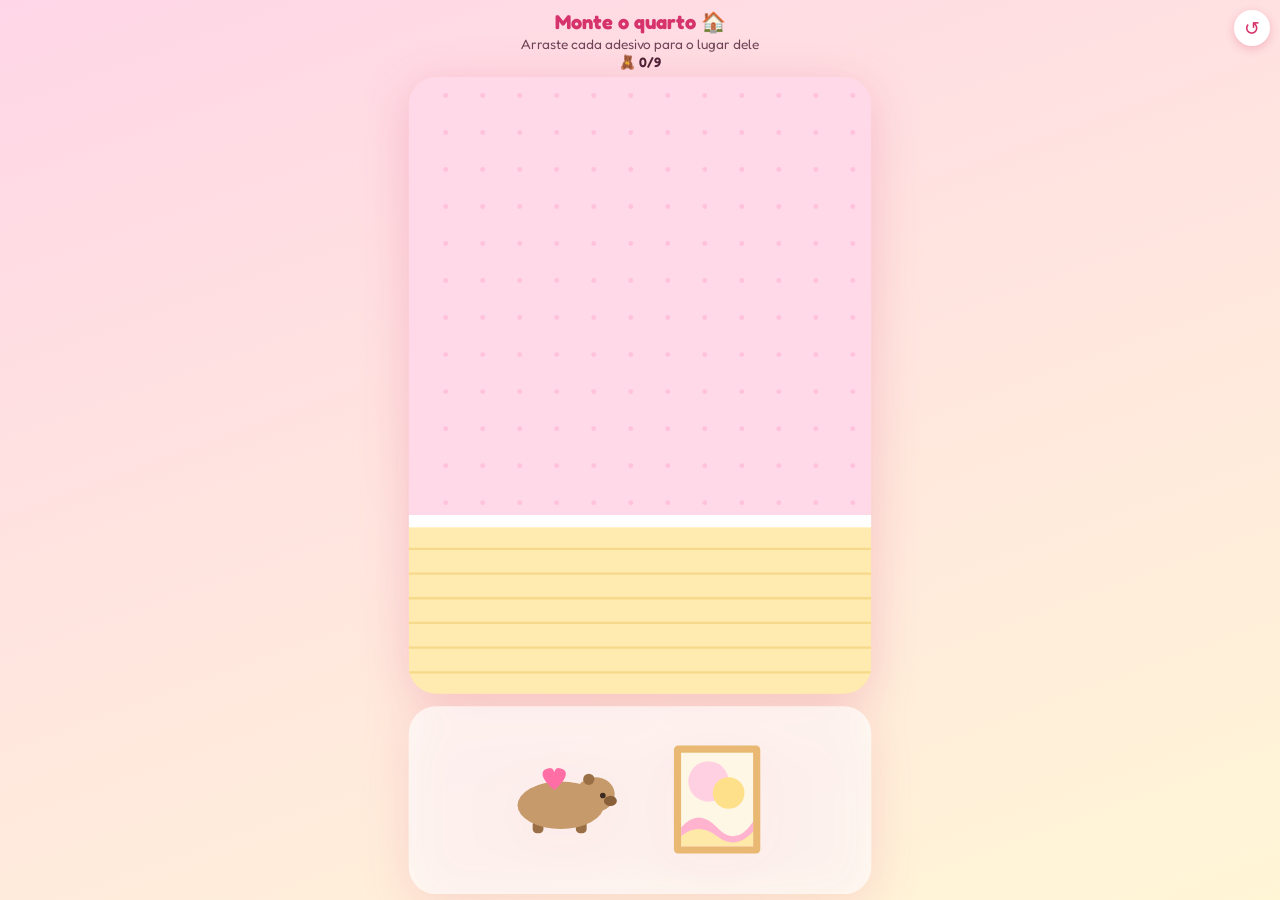
<file: index.html>
<!doctype html>
<html lang="pt-BR">
<head>
  <meta charset="utf-8" />
  <meta name="viewport" content="width=device-width, initial-scale=1, maximum-scale=1, user-scalable=no" />
  <meta name="theme-color" content="#ffd6e7" />
  <title>O quarto 🏠</title>
  <link rel="preconnect" href="https://fonts.googleapis.com" />
  <link href="https://fonts.googleapis.com/css2?family=Fredoka:wght@400;600;700&display=swap" rel="stylesheet" />
  <link rel="stylesheet" href="quarto.css?v=8" />
</head>
<body>
  <main id="app">
    <header>
      <h1 id="titulo"></h1>
      <p id="dica"></p>
      <p id="contador"></p>
    </header>

    <svg id="cena" viewBox="0 0 300 530" preserveAspectRatio="xMidYMid meet" aria-label="Quarto para decorar"></svg>

    <div id="fim" class="escondido">
      <div class="card">
        <div class="emoji">🏠💖</div>
        <h2 id="fim-titulo"></h2>
        <p id="fim-texto"></p>
        <button id="btn-comecar"></button>
      </div>
    </div>

    <div id="fase" class="escondido">
      <div class="card">
        <div class="emoji">🎮</div>
        <h2 id="fase-titulo"></h2>
        <p id="fase-texto"></p>
        <button id="btn-fase"></button>
        <button id="btn-depois" class="sec"></button>
      </div>
    </div>

    <button id="btn-reiniciar" aria-label="Recomeçar">↺</button>
    <div id="toast" class="escondido"></div>
  </main>

  <script src="quarto.js?v=8"></script>
</body>
</html>
</file>
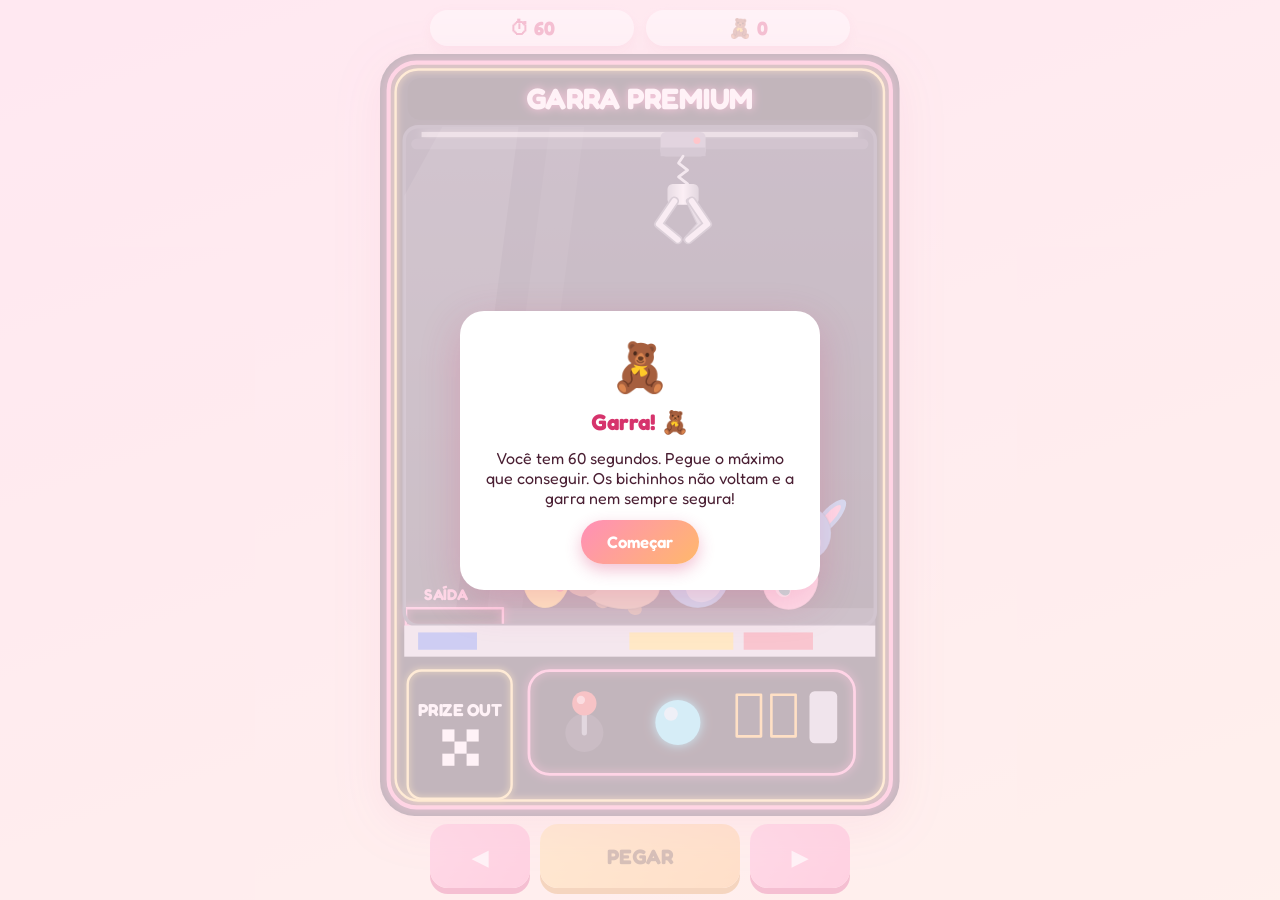
<file: garra.html>
<!doctype html>
<html lang="pt-BR">
<head>
  <meta charset="utf-8" />
  <meta name="viewport" content="width=device-width, initial-scale=1, maximum-scale=1, user-scalable=no" />
  <meta name="theme-color" content="#ffd6e7" />
  <title>Garra 🧸</title>
  <link rel="preconnect" href="https://fonts.googleapis.com" />
  <link href="https://fonts.googleapis.com/css2?family=Fredoka:wght@400;600;700&display=swap" rel="stylesheet" />
  <link rel="stylesheet" href="garra.css?v=6" />
</head>
<body>
  <main id="app">
    <header>
      <a id="btn-sair" class="escondido" href="index.html?pausa" aria-label="Voltar ao quarto">←</a>
      <span id="tempo">⏱ 60</span>
      <span id="pontos">🧸 0</span>
    </header>

    <div id="palco"><canvas id="tela"></canvas></div>

    <div id="controles">
      <button class="ctl" id="btn-esq" aria-label="Esquerda">◀</button>
      <button class="ctl pegar" id="btn-pegar">PEGAR</button>
      <button class="ctl" id="btn-dir" aria-label="Direita">▶</button>
    </div>

    <div id="overlay">
      <div class="card">
        <div class="emoji" id="ov-emoji">🧸</div>
        <h2 id="ov-titulo"></h2>
        <p id="ov-texto"></p>
        <button id="btn-comecar"></button>
      </div>
    </div>
  </main>

  <script src="garra.js?v=6"></script>
</body>
</html>
</file>
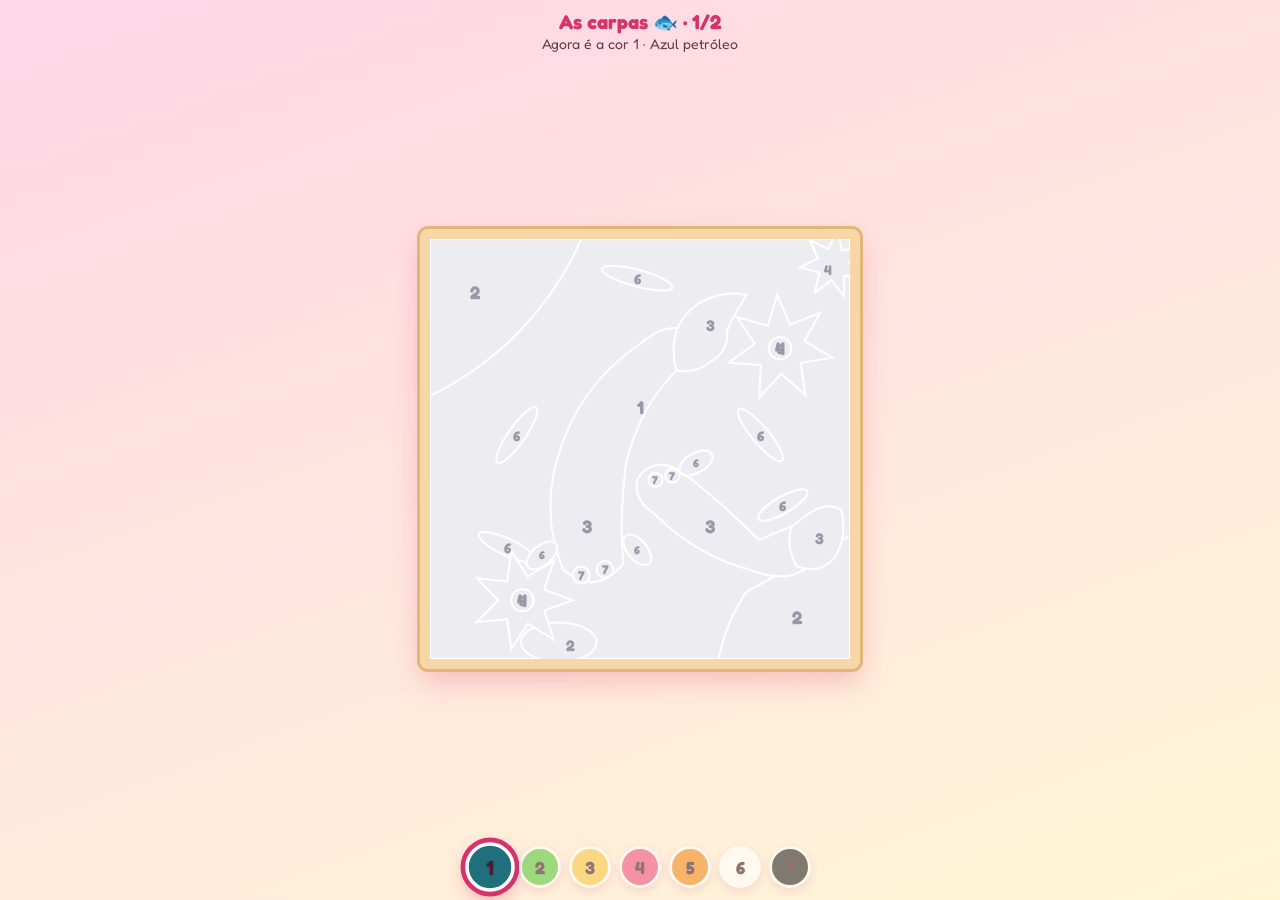
<file: quadro.html>
<!doctype html>
<html lang="pt-BR">
<head>
  <meta charset="utf-8" />
  <meta name="viewport" content="width=device-width, initial-scale=1, maximum-scale=1, user-scalable=no" />
  <meta name="theme-color" content="#ffd6e7" />
  <title>O quadro 🎨</title>
  <link rel="preconnect" href="https://fonts.googleapis.com" />
  <link href="https://fonts.googleapis.com/css2?family=Fredoka:wght@400;600;700&display=swap" rel="stylesheet" />
  <link rel="stylesheet" href="quadro.css?v=5" />
</head>
<body>
  <main id="app">
    <a id="btn-sair" class="escondido" href="index.html?pausa" aria-label="Voltar ao quarto">←</a>
    <header>
      <h1 id="titulo"></h1>
      <p id="dica"></p>
    </header>

    <div id="moldura">
      <svg id="tela" viewBox="0 0 300 300" preserveAspectRatio="xMidYMid meet" aria-label="Quadro para pintar"></svg>
    </div>

    <div id="paleta" aria-label="Cores"></div>

    <div id="fim" class="escondido">
      <div class="card">
        <div class="emoji">🖼️💖</div>
        <h2 id="fim-titulo"></h2>
        <p id="fim-texto"></p>
        <button id="btn-fim"></button>
      </div>
    </div>

    <div id="toast" class="escondido"></div>
  </main>

  <script src="quadro.js?v=5"></script>
</body>
</html>
</file>
<file: quarto.css>
:root {
  --rosa: #ff8fb8;
  --rosa-escuro: #d6336c;
  --amarelo: #ffe9a8;
  --fundo-1: #ffd6e7;
  --fundo-2: #fff6d6;
  --texto: #4a1f33;
}

* { box-sizing: border-box; margin: 0; padding: 0; }

html, body {
  height: 100%;
  font-family: "Fredoka", system-ui, sans-serif;
  color: var(--texto);
  background: linear-gradient(160deg, var(--fundo-1), var(--fundo-2));
  overflow: hidden;
  -webkit-tap-highlight-color: transparent;
  user-select: none;
  -webkit-user-select: none;
  -webkit-touch-callout: none;
  touch-action: none;
}

#app {
  position: fixed; inset: 0;
  display: flex; flex-direction: column; align-items: center;
  padding: 10px 10px 6px;
}

header { text-align: center; line-height: 1.2; flex: none; }
header h1 { font-size: 1.25rem; color: var(--rosa-escuro); }
#dica { font-size: .85rem; opacity: .8; margin-top: 2px; }
#contador { font-size: .85rem; font-weight: 600; margin-top: 2px; }

#cena {
  flex: 1; min-height: 0;
  width: 100%; max-width: 480px;
  margin-top: 6px;
  filter: drop-shadow(0 10px 24px rgba(214, 51, 108, .22));
}

.revela { transform-box: fill-box; transform-origin: center; animation: revela 1s ease both; }
@keyframes revela {
  0% { transform: scale(.4) rotate(-10deg); opacity: 0; }
  55% { transform: scale(1.2) rotate(3deg); opacity: 1; }
  100% { transform: scale(1) rotate(0); }
}

.item { cursor: grab; }
.item.arrastando { cursor: grabbing; }
.item.travado { cursor: default; }

.alvo-dica { animation: piscar 1s ease-in-out infinite; }
@keyframes piscar { 50% { opacity: .25; } }

#btn-reiniciar {
  position: absolute; top: 10px; right: 10px;
  width: 36px; height: 36px; border-radius: 50%;
  border: none; background: #fff; color: var(--rosa-escuro);
  font-size: 1.2rem; box-shadow: 0 3px 10px rgba(214, 51, 108, .25);
}

.escondido { display: none !important; }

#fim, #fase {
  position: absolute; inset: 0;
  display: flex; align-items: center; justify-content: center;
  background: rgba(255, 238, 245, .72);
  padding: 16px;
  animation: aparecer .5s ease;
}
@keyframes aparecer { from { opacity: 0; } }

.card {
  background: #fff; border-radius: 24px; padding: 26px 22px;
  max-width: 360px; width: 100%; text-align: center;
  box-shadow: 0 12px 40px rgba(214, 51, 108, .22);
  display: flex; flex-direction: column; gap: 12px; align-items: center;
}
.card .emoji { font-size: 3rem; }
.card h2 { color: var(--rosa-escuro); font-size: 1.4rem; }
.card button {
  font: inherit; font-weight: 600; font-size: 1.05rem;
  border: none; border-radius: 999px; padding: 12px 26px;
  color: #fff; background: linear-gradient(135deg, #ff8fb8, #ffb86b);
  box-shadow: 0 6px 16px rgba(214, 51, 108, .3);
}

.card button.sec { background: #fff; color: var(--rosa-escuro); border: 2px solid #ffc2d9; box-shadow: none; }

#toast {
  position: absolute; bottom: 14px; left: 50%; transform: translateX(-50%);
  background: #fff; padding: 8px 16px; border-radius: 999px;
  font-size: .9rem; box-shadow: 0 4px 14px rgba(214, 51, 108, .25);
}
</file>
<file: garra.css>
:root { --rosa-escuro: #d6336c; --texto: #4a1f33; }

* { box-sizing: border-box; margin: 0; padding: 0; }

html, body {
  height: 100%;
  font-family: "Fredoka", system-ui, sans-serif;
  color: var(--texto);
  background: linear-gradient(160deg, #ffd6e7, #fff6d6);
  overflow: hidden;
  -webkit-tap-highlight-color: transparent;
  user-select: none; -webkit-user-select: none; -webkit-touch-callout: none;
  touch-action: none;
}

#app { position: fixed; inset: 0; display: flex; flex-direction: column; align-items: center; padding: 10px 10px 12px; gap: 8px; }

header { display: flex; gap: 12px; width: 100%; max-width: 420px; flex: none; }
header span {
  flex: 1; text-align: center; font-weight: 700; font-size: 1.2rem;
  background: #fff; border-radius: 999px; padding: 6px 0; color: var(--rosa-escuro);
  box-shadow: 0 4px 12px rgba(214, 51, 108, .2);
}
header span.urgente { background: #ff6f91; color: #fff; }

#palco { flex: 1; min-height: 0; width: 100%; display: flex; align-items: center; justify-content: center; }
#tela { display: block; filter: drop-shadow(0 10px 24px rgba(214, 51, 108, .25)); touch-action: none; }

#controles { display: flex; gap: 10px; width: 100%; max-width: 420px; flex: none; }
.ctl {
  font: inherit; font-weight: 700; font-size: 1.4rem;
  border: none; border-radius: 18px; height: 64px; flex: 1;
  color: #fff; background: linear-gradient(135deg, #ff9fc2, #ff7aa8);
  box-shadow: 0 6px 0 #d6336c; touch-action: none;
}
.ctl.pegar { flex: 2; background: linear-gradient(135deg, #ffd96b, #ffb347); box-shadow: 0 6px 0 #d98a1f; color: #5a3200; font-size: 1.3rem; }
.ctl.apertado { transform: translateY(4px); box-shadow: 0 2px 0 rgba(0, 0, 0, .25); }

#overlay {
  position: absolute; inset: 0; display: flex; align-items: center; justify-content: center;
  background: rgba(255, 238, 245, .75); padding: 16px;
}
#overlay.escondido { display: none; }
.escondido { display: none !important; }
#btn-sair {
  position: relative; z-index: 10; flex: none; width: 44px; display: flex; align-items: center; justify-content: center;
  background: #fff; border-radius: 999px; color: var(--rosa-escuro); font-weight: 700; font-size: 1.3rem; text-decoration: none;
  box-shadow: 0 4px 12px rgba(214, 51, 108, .2);
}
.card {
  background: #fff; border-radius: 24px; padding: 26px 22px; max-width: 360px; width: 100%;
  text-align: center; box-shadow: 0 12px 40px rgba(214, 51, 108, .22);
  display: flex; flex-direction: column; gap: 12px; align-items: center;
}
.card .emoji { font-size: 3rem; }
.card h2 { color: var(--rosa-escuro); font-size: 1.4rem; }
.card button {
  font: inherit; font-weight: 600; font-size: 1.05rem; border: none; border-radius: 999px; padding: 12px 26px;
  color: #fff; background: linear-gradient(135deg, #ff8fb8, #ffb86b); box-shadow: 0 6px 16px rgba(214, 51, 108, .3);
}
</file>
<file: quadro.css>
:root {
  --rosa-escuro: #d6336c;
  --texto: #4a1f33;
}

* { box-sizing: border-box; margin: 0; padding: 0; }

html, body {
  height: 100%;
  font-family: "Fredoka", system-ui, sans-serif;
  color: var(--texto);
  background: linear-gradient(160deg, #ffd6e7, #fff6d6);
  overflow: hidden;
  -webkit-tap-highlight-color: transparent;
  user-select: none; -webkit-user-select: none; -webkit-touch-callout: none;
  touch-action: manipulation;
}

#app {
  position: fixed; inset: 0;
  display: flex; flex-direction: column; align-items: center; gap: 8px;
  padding: 10px 12px 12px;
}

header { text-align: center; line-height: 1.2; flex: none; }
header h1 { font-size: 1.25rem; color: var(--rosa-escuro); }
#dica { font-size: .88rem; opacity: .85; margin-top: 2px; min-height: 1.1em; }

/* moldura do quadro */
#moldura {
  flex: 1; min-height: 0; width: 100%; max-width: 440px;
  display: flex; align-items: center; justify-content: center;
}
#tela {
  display: block; aspect-ratio: 1; height: auto;
  width: min(100%, calc(100dvh - 240px));
  background: #fff;
  border: 10px solid #f7d7a8; border-radius: 8px;
  box-shadow: 0 0 0 3px #e2b676, 0 12px 28px rgba(214, 51, 108, .25), inset 0 0 0 2px rgba(0, 0, 0, .08);
}
#tela.pronto { animation: brilho 1.2s ease-in-out 2; }
@keyframes brilho { 50% { box-shadow: 0 0 0 3px #e2b676, 0 0 38px 8px rgba(255, 217, 107, .9); } }

.forma { fill: #ececf1; stroke: #fff; stroke-width: 1.5; cursor: pointer; transition: fill .35s ease; }
.forma.pintada { cursor: default; stroke: rgba(255, 255, 255, .55); }
.forma.balanca { animation: tremer .35s; }
@keyframes tremer { 25%, 75% { opacity: .35; } }
.forma.dica { animation: piscar .8s ease-in-out 4; }
@keyframes balanca { 25% { transform: translateX(-2px); } 75% { transform: translateX(2px); } }
@keyframes piscar { 50% { fill: #ffd96b; } }
.num { font: 700 13px Fredoka, sans-serif; fill: #9a98a8; text-anchor: middle; dominant-baseline: central; pointer-events: none; }
.num.sumiu { opacity: 0; }

/* paleta */
#paleta { flex: none; display: flex; gap: 8px; justify-content: center; flex-wrap: wrap; width: 100%; max-width: 440px; }
.cor {
  position: relative; width: 42px; height: 42px; border-radius: 50%;
  border: 3px solid #fff; font: 700 1.1rem Fredoka, sans-serif; color: #4a1f33;
  box-shadow: 0 3px 8px rgba(214, 51, 108, .25); display: flex; align-items: center; justify-content: center;
  transition: transform .2s;
}
.cor.agora { transform: scale(1.18); box-shadow: 0 0 0 4px #d6336c, 0 6px 14px rgba(214, 51, 108, .4); }
.cor.espera { opacity: .6; }
.cor.feita::after {
  content: "✓"; position: absolute; right: -4px; top: -6px; width: 20px; height: 20px; border-radius: 50%;
  background: #1fa463; color: #fff; font-size: .8rem; display: flex; align-items: center; justify-content: center;
}
.cor.balanca { animation: balanca .35s; }

.escondido { display: none !important; }

#btn-sair {
  position: absolute; top: 10px; left: 10px; z-index: 5;
  width: 40px; height: 40px; border-radius: 50%; background: #fff; color: var(--rosa-escuro);
  display: flex; align-items: center; justify-content: center; font-weight: 700; font-size: 1.3rem; text-decoration: none;
  box-shadow: 0 3px 10px rgba(214, 51, 108, .25);
}

#fim {
  position: absolute; inset: 0; display: flex; align-items: center; justify-content: center;
  background: rgba(255, 238, 245, .78); padding: 16px; animation: aparecer .5s ease;
}
@keyframes aparecer { from { opacity: 0; } }
.card {
  background: #fff; border-radius: 24px; padding: 26px 22px; max-width: 360px; width: 100%; text-align: center;
  box-shadow: 0 12px 40px rgba(214, 51, 108, .22);
  display: flex; flex-direction: column; gap: 12px; align-items: center;
}
.card .emoji { font-size: 3rem; }
.card h2 { color: var(--rosa-escuro); font-size: 1.4rem; }
.card button {
  font: inherit; font-weight: 600; font-size: 1.05rem; border: none; border-radius: 999px; padding: 12px 26px;
  color: #fff; background: linear-gradient(135deg, #ff8fb8, #ffb86b); box-shadow: 0 6px 16px rgba(214, 51, 108, .3);
}

#toast {
  position: absolute; bottom: 82px; left: 50%; transform: translateX(-50%); max-width: 90%; text-align: center;
  background: #fff; padding: 8px 16px; border-radius: 999px; font-size: .9rem;
  box-shadow: 0 4px 14px rgba(214, 51, 108, .25);
}
</file>
